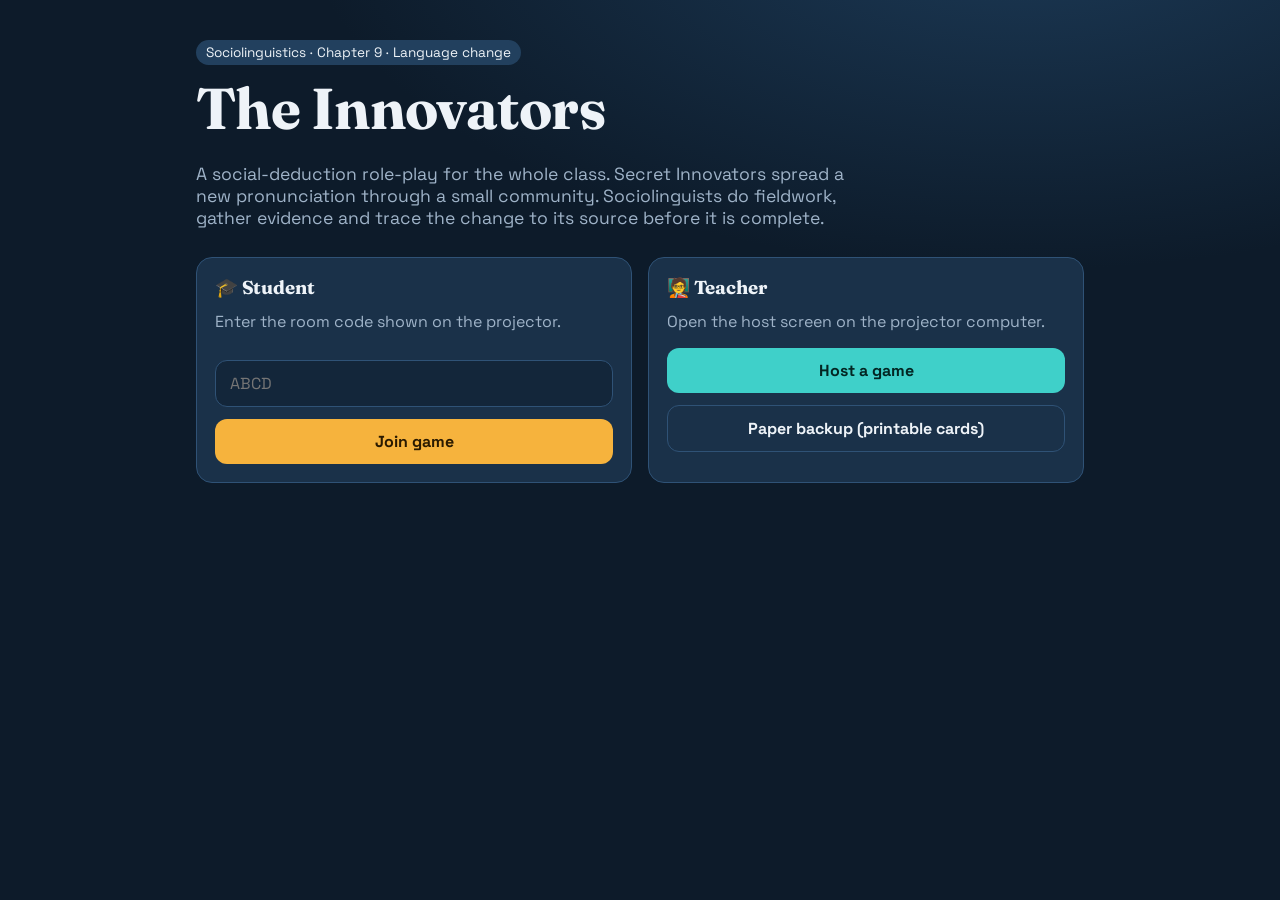
<file: index.html>
<!doctype html><html lang="en"><head><meta charset="utf-8"><meta name="viewport" content="width=device-width, initial-scale=1">
<link rel="preconnect" href="https://fonts.googleapis.com"><link rel="preconnect" href="https://fonts.gstatic.com" crossorigin>
<link href="https://fonts.googleapis.com/css2?family=Fraunces:opsz,wght@9..144,700&family=Space+Grotesk:wght@400;500;600;700&display=swap" rel="stylesheet">
<link rel="stylesheet" href="css/style.css">
<link rel="icon" href="data:image/svg+xml,<svg xmlns=%22http://www.w3.org/2000/svg%22 viewBox=%220 0 100 100%22><text y=%22.9em%22 font-size=%2290%22>🗣️</text></svg>">
<title>The Innovators</title>
</head><body>
<div class="landing">
  <div class="hero">
    <div class="pill" style="margin-bottom:14px">Sociolinguistics · Chapter 9 · Language change</div>
    <h1>The Innovators</h1>
    <p>A social-deduction role-play for the whole class. Secret Innovators spread a new pronunciation through a small community. Sociolinguists do fieldwork, gather evidence and trace the change to its source before it is complete.</p>
  </div>
  <div class="choice">
    <div class="card stack">
      <h3>🎓 Student</h3>
      <p class="muted">Enter the room code shown on the projector.</p>
      <input id="code" maxlength="4" placeholder="ABCD" autocapitalize="characters" autocomplete="off">
      <button class="btn block" id="join">Join game</button>
    </div>
    <div class="card stack">
      <h3>🧑‍🏫 Teacher</h3>
      <p class="muted">Open the host screen on the projector computer.</p>
      <a class="btn teal block" href="host.html" style="text-align:center;text-decoration:none">Host a game</a>
      <a class="btn ghost block" href="printable.html" style="text-align:center;text-decoration:none">Paper backup (printable cards)</a>
    </div>
  </div>
</div>
<script>
  const go = () => { const c = document.getElementById('code').value.toUpperCase().trim(); if (c.length === 4) location.href = 'play.html?code=' + c; };
  document.getElementById('join').onclick = go;
  document.getElementById('code').addEventListener('keydown', e => { if (e.key === 'Enter') go(); });
</script>
</body></html>
</file>
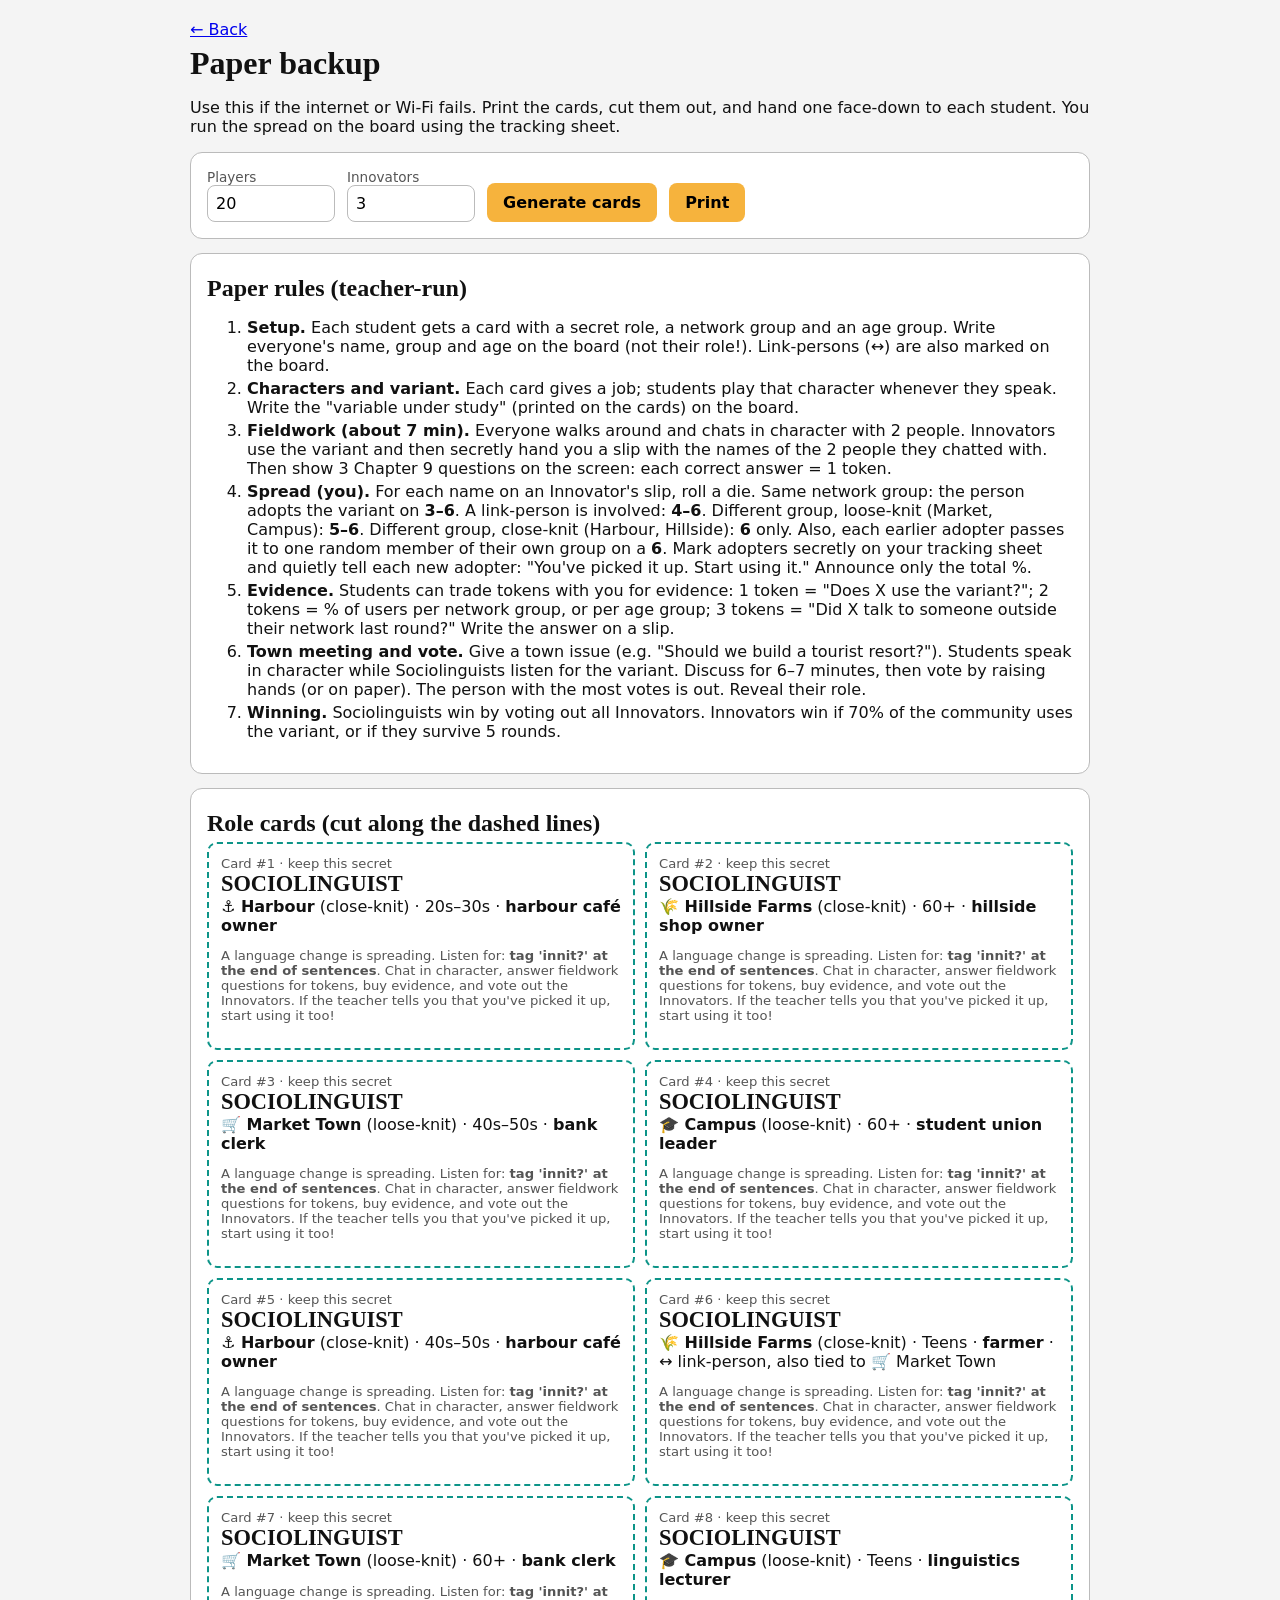
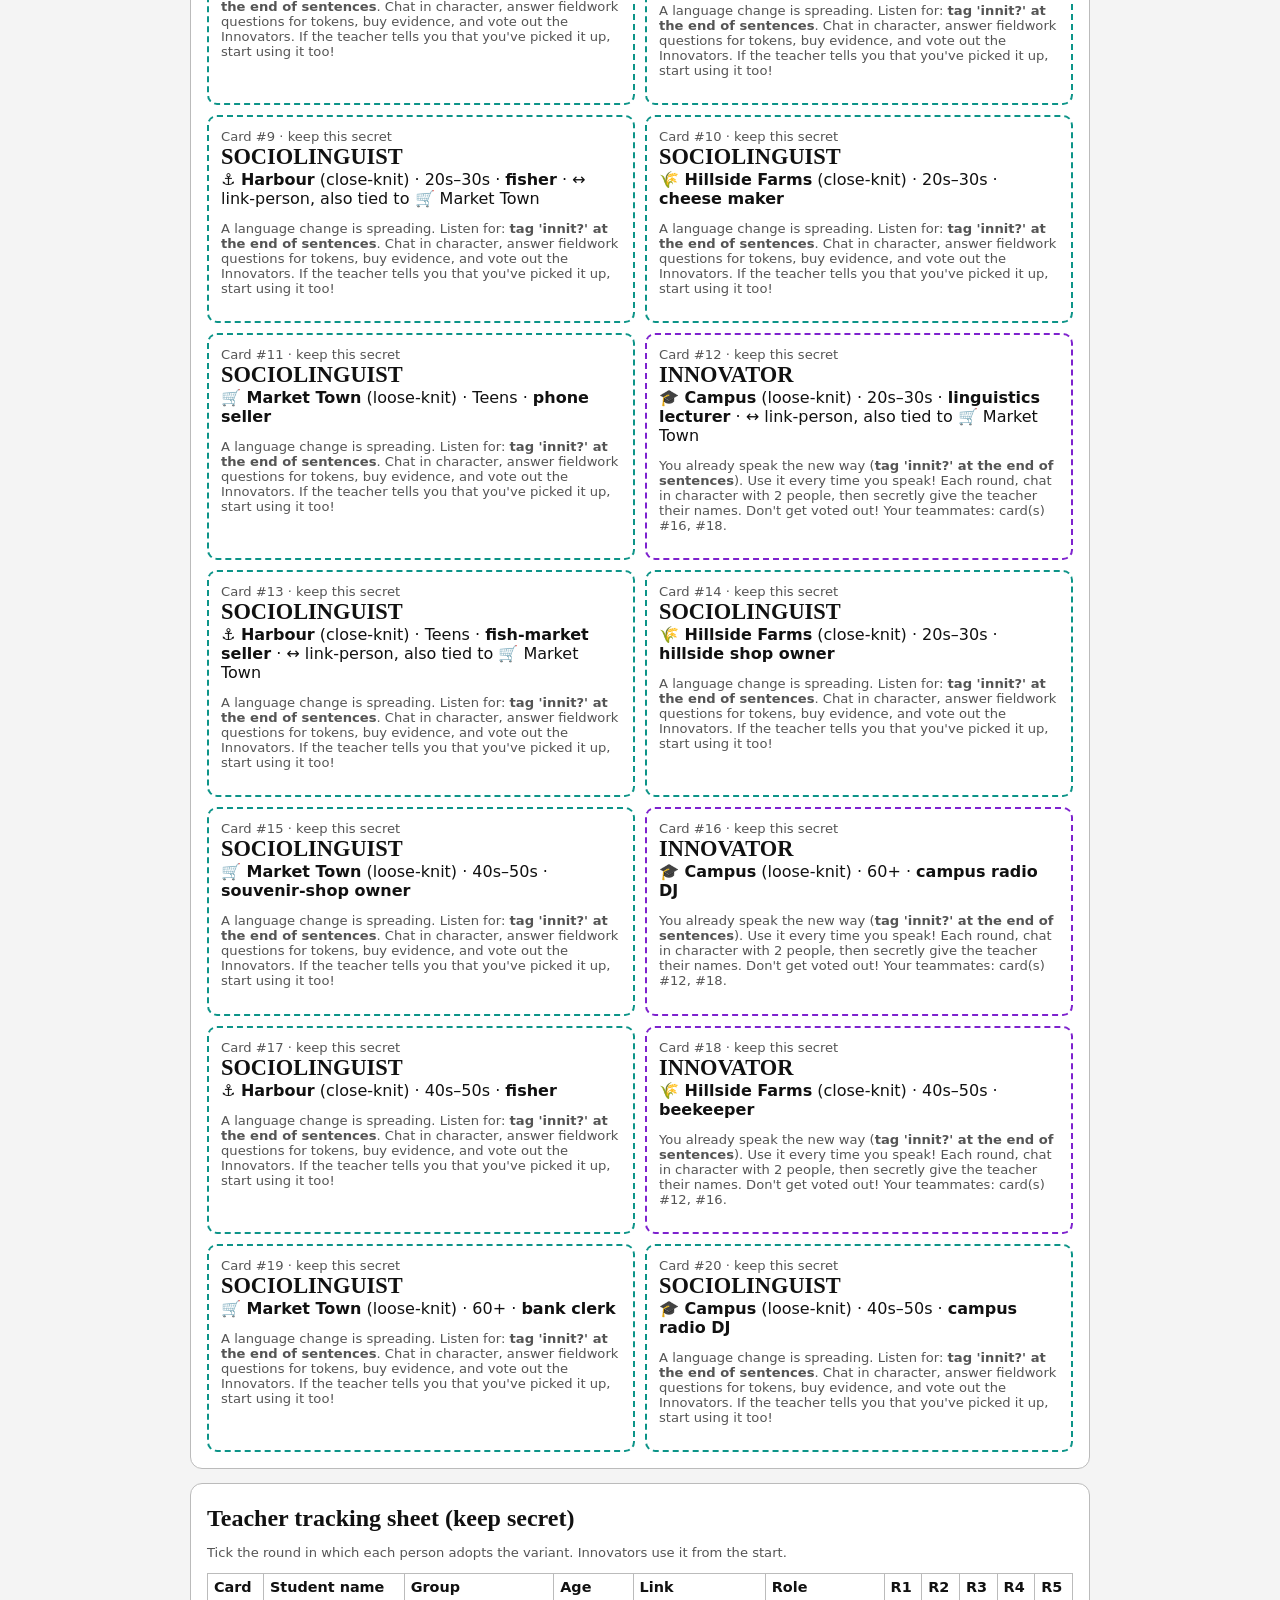
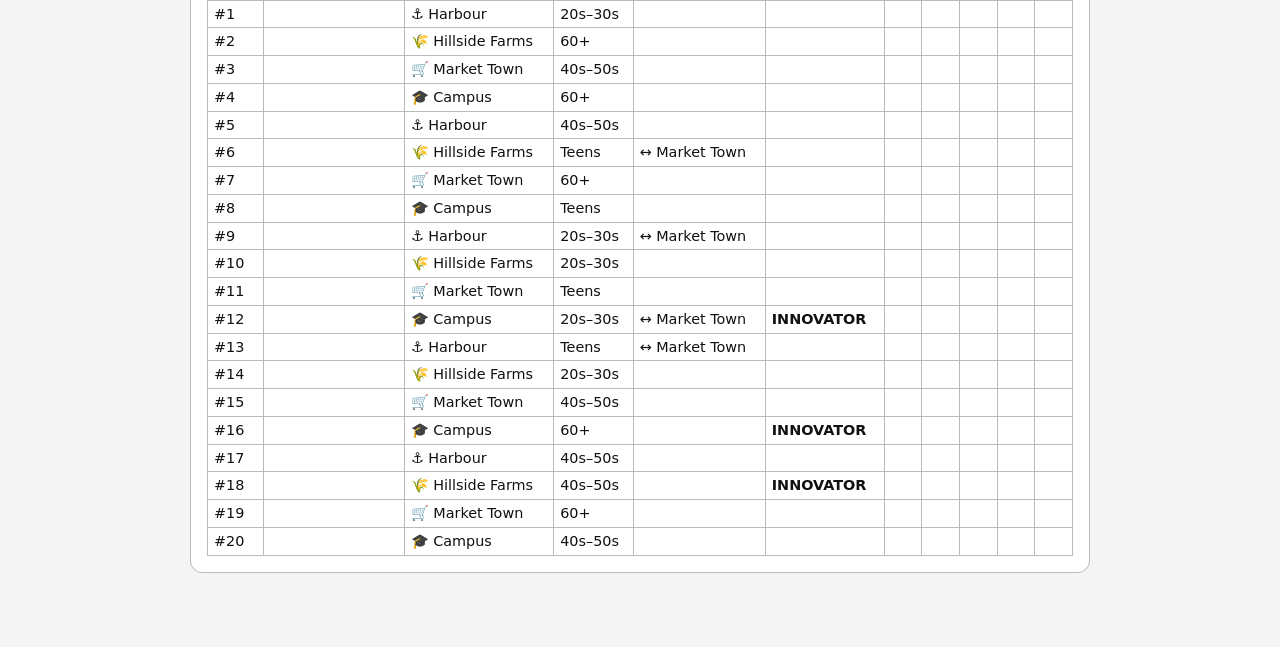
<file: printable.html>
<!doctype html><html lang="en"><head>
<meta charset="utf-8"><meta name="viewport" content="width=device-width, initial-scale=1">
<title>The Innovators: Paper Backup</title>
<style>
  :root { --ink:#111; --muted:#555; --line:#bbb; }
  body { font-family: system-ui, -apple-system, "Segoe UI", sans-serif; color: var(--ink); background:#f4f4f4; margin:0; }
  .wrap { max-width: 900px; margin: 0 auto; padding: 20px 16px 60px; }
  h1, h2 { font-family: Georgia, serif; margin: .2em 0; }
  .panel { background:#fff; border:1px solid var(--line); border-radius:12px; padding:16px; margin:14px 0; }
  .row { display:flex; gap:12px; flex-wrap:wrap; align-items:end; }
  label { font-size:.85rem; color:var(--muted); display:block; }
  input { font:inherit; padding:8px; border:1px solid var(--line); border-radius:8px; width:110px; }
  button { font:inherit; padding:10px 16px; border:0; border-radius:8px; background:#f6b33d; font-weight:700; cursor:pointer; }
  .cards { display:grid; grid-template-columns: repeat(2, 1fr); gap:10px; }
  .card { background:#fff; border:2px dashed #888; border-radius:10px; padding:12px; break-inside: avoid; page-break-inside: avoid; min-height: 150px; }
  .card .role { font-family: Georgia, serif; font-size: 1.4rem; font-weight: 700; }
  .inn { border-color:#7e22ce; } .soc { border-color:#0d9488; }
  .small { font-size:.82rem; color:var(--muted); }
  table { width:100%; border-collapse:collapse; font-size:.9rem; }
  td, th { border:1px solid var(--line); padding:5px 6px; text-align:left; }
  ol li { margin: 4px 0; }
  .pb { page-break-before: always; }
  @media print { body { background:#fff; } .noprint { display:none; } .panel { border:0; padding:0; } }
  @media (max-width:600px) { .cards { grid-template-columns: 1fr; } }
</style>
</head><body><div class="wrap">
<div class="noprint">
  <a href="index.html">← Back</a>
  <h1>Paper backup</h1>
  <p>Use this if the internet or Wi-Fi fails. Print the cards, cut them out, and hand one face-down to each student. You run the spread on the board using the tracking sheet.</p>
  <div class="panel row">
    <div><label>Players</label><input id="n" type="number" value="20" min="4" max="40"></div>
    <div><label>Innovators</label><input id="k" type="number" value="3" min="1" max="6"></div>
    <button id="gen">Generate cards</button>
    <button id="print" onclick="window.print()">Print</button>
  </div>
</div>

<div class="panel">
  <h2>Paper rules (teacher-run)</h2>
  <ol>
    <li><b>Setup.</b> Each student gets a card with a secret role, a network group and an age group. Write everyone's name, group and age on the board (not their role!). Link-persons (↔) are also marked on the board.</li>
    <li><b>Characters and variant.</b> Each card gives a job; students play that character whenever they speak. Write the "variable under study" (printed on the cards) on the board.</li>
    <li><b>Fieldwork (about 7 min).</b> Everyone walks around and chats in character with 2 people. Innovators use the variant and then secretly hand you a slip with the names of the 2 people they chatted with. Then show 3 Chapter 9 questions on the screen: each correct answer = 1 token.</li>
    <li><b>Spread (you).</b> For each name on an Innovator's slip, roll a die. Same network group: the person adopts the variant on <b>3–6</b>. A link-person is involved: <b>4–6</b>. Different group, loose-knit (Market, Campus): <b>5–6</b>. Different group, close-knit (Harbour, Hillside): <b>6</b> only. Also, each earlier adopter passes it to one random member of their own group on a <b>6</b>. Mark adopters secretly on your tracking sheet and quietly tell each new adopter: "You've picked it up. Start using it." Announce only the total %.</li>
    <li><b>Evidence.</b> Students can trade tokens with you for evidence: 1 token = "Does X use the variant?"; 2 tokens = % of users per network group, or per age group; 3 tokens = "Did X talk to someone outside their network last round?" Write the answer on a slip.</li>
    <li><b>Town meeting and vote.</b> Give a town issue (e.g. "Should we build a tourist resort?"). Students speak in character while Sociolinguists listen for the variant. Discuss for 6–7 minutes, then vote by raising hands (or on paper). The person with the most votes is out. Reveal their role.</li>
    <li><b>Winning.</b> Sociolinguists win by voting out all Innovators. Innovators win if 70% of the community uses the variant, or if they survive 5 rounds.</li>
  </ol>
</div>

<div id="out"></div>
</div>
<script>
const GROUPS = [["Harbour","⚓","close-knit"],["Hillside Farms","🌾","close-knit"],["Market Town","🛒","loose-knit"],["Campus","🎓","loose-knit"]];
const AGES = ["Teens","20s–30s","40s–50s","60+"];
const JOBS = {"Harbour":["fisher","harbour café owner","boat repairer","ferry deckhand","fish-market seller"],"Hillside Farms":["farmer","cheese maker","village teacher","hillside shop owner","beekeeper"],"Market Town":["phone seller","food-stall owner","bus driver","bank clerk","souvenir-shop owner"],"Campus":["first-year student","linguistics lecturer","campus radio DJ","student union leader","library assistant"]};
const VARIANTS = ["th-fronting: say 'fink' for think, 'free' for three", "new slang: 'glim' = really good", "tag 'innit?' at the end of sentences", "'this is me: ...' to report what you said", "uptalk: your voice rises at the end of statements"];
const VARIANT = VARIANTS[Math.floor(Math.random() * VARIANTS.length)];
const shuffle = a => { a = a.slice(); for (let i = a.length - 1; i > 0; i--) { const j = Math.floor(Math.random() * (i + 1)); [a[i], a[j]] = [a[j], a[i]]; } return a; };
function gen() {
  const n = Math.max(4, Math.min(40, +document.getElementById('n').value || 20));
  const k = Math.max(1, Math.min(Math.floor(n / 3), +document.getElementById('k').value || 3));
  const ids = shuffle([...Array(n).keys()]);
  const people = ids.map((_, i) => ({ no: i + 1, group: GROUPS[i % 4], age: AGES[Math.floor(Math.random() * 4)], link: null, inn: false }));
  shuffle(people).slice(0, Math.max(1, Math.round(n * .2))).forEach(p => { const o = GROUPS.filter(g => g !== p.group); p.link = o[Math.floor(Math.random() * o.length)]; });
  shuffle(people).slice(0, k).forEach(p => p.inn = true);
  const card = p => `<div class="card ${p.inn ? 'inn' : 'soc'}">
    <div class="small">Card #${p.no} · keep this secret</div>
    <div class="role">${p.inn ? 'INNOVATOR' : 'SOCIOLINGUIST'}</div>
    <div><b>${p.group[1]} ${p.group[0]}</b> (${p.group[2]}) · ${p.age} · <b>${JOBS[p.group[0]][Math.floor(Math.random() * 5)]}</b>${p.link ? ` · ↔ link-person, also tied to ${p.group === p.link ? '' : p.link[1] + ' ' + p.link[0]}` : ''}</div>
    <p class="small">${p.inn
      ? `You already speak the new way (<b>${VARIANT}</b>). Use it every time you speak! Each round, chat in character with 2 people, then secretly give the teacher their names. Don't get voted out! Your teammates: card(s) ${people.filter(x => x.inn && x !== p).map(x => '#' + x.no).join(', ') || 'none'}.`
      : `A language change is spreading. Listen for: <b>${VARIANT}</b>. Chat in character, answer fieldwork questions for tokens, buy evidence, and vote out the Innovators. If the teacher tells you that you've picked it up, start using it too!`}</p>
  </div>`;
  const rows = people.map(p => `<tr><td>#${p.no}</td><td></td><td>${p.group[1]} ${p.group[0]}</td><td>${p.age}</td><td>${p.link ? '↔ ' + p.link[0] : ''}</td><td>${p.inn ? '<b>INNOVATOR</b>' : ''}</td><td></td><td></td><td></td><td></td><td></td></tr>`).join('');
  document.getElementById('out').innerHTML = `
    <div class="panel"><h2>Role cards (cut along the dashed lines)</h2><div class="cards">${people.map(card).join('')}</div></div>
    <div class="panel pb"><h2>Teacher tracking sheet (keep secret)</h2>
      <p class="small">Tick the round in which each person adopts the variant. Innovators use it from the start.</p>
      <table><tr><th>Card</th><th>Student name</th><th>Group</th><th>Age</th><th>Link</th><th>Role</th><th>R1</th><th>R2</th><th>R3</th><th>R4</th><th>R5</th></tr>${rows}</table></div>`;
}
document.getElementById('gen').onclick = gen; gen();
</script>
</body></html>
</file>
<file: css/style.css>
:root {
  --bg: #0d1b2a;
  --bg2: #13263a;
  --card: #1a3149;
  --card2: #22405e;
  --line: #2f5276;
  --ink: #eef3f8;
  --muted: #9fb3c8;
  --amber: #f6b33d;
  --amber-ink: #2a1a00;
  --teal: #3fd0c9;
  --red: #ff6b6b;
  --green: #5ee08f;
  --violet: #b69cff;
  --radius: 16px;
  --font: "Space Grotesk", system-ui, -apple-system, "Segoe UI", sans-serif;
  --display: "Fraunces", Georgia, serif;
}
* { box-sizing: border-box; }
html, body { margin: 0; background: var(--bg); color: var(--ink); font-family: var(--font); }
body { min-height: 100vh; background: radial-gradient(1200px 600px at 80% -10%, #1c3a57 0%, transparent 60%), var(--bg); }
h1, h2, h3 { font-family: var(--display); font-weight: 700; margin: 0 0 .4em; letter-spacing: -.01em; }
a { color: var(--teal); }
button { font: inherit; cursor: pointer; }
.hidden { display: none !important; }
.muted { color: var(--muted); }
.small { font-size: .85em; }
.center { text-align: center; }
.row { display: flex; gap: 12px; align-items: center; flex-wrap: wrap; }
.spread { justify-content: space-between; }
.stack > * + * { margin-top: 12px; }

.btn { border: 0; border-radius: 12px; padding: 12px 18px; background: var(--amber); color: var(--amber-ink); font-weight: 700; font-size: 1rem; transition: transform .08s, filter .15s; }
.btn:hover { filter: brightness(1.08); }
.btn:active { transform: scale(.98); }
.btn:disabled { opacity: .45; cursor: not-allowed; }
.btn.ghost { background: transparent; color: var(--ink); border: 1.5px solid var(--line); }
.btn.teal { background: var(--teal); color: #032623; }
.btn.red { background: var(--red); color: #2b0000; }
.btn.block { width: 100%; display: block; }
.btn.sm { padding: 8px 12px; font-size: .9rem; border-radius: 10px; }

input, select { font: inherit; background: var(--bg2); color: var(--ink); border: 1.5px solid var(--line); border-radius: 12px; padding: 12px 14px; width: 100%; }
input:focus, select:focus { outline: 2px solid var(--teal); outline-offset: 1px; }
label { display: block; font-size: .9rem; color: var(--muted); margin-bottom: 6px; }

.card { background: var(--card); border: 1px solid var(--line); border-radius: var(--radius); padding: 18px; }
.pill { display: inline-flex; align-items: center; gap: 6px; padding: 4px 10px; border-radius: 999px; background: var(--card2); font-size: .85rem; }
.pill.amber { background: var(--amber); color: var(--amber-ink); font-weight: 700; }
.pill.teal { background: var(--teal); color: #032623; font-weight: 700; }
.pill.red { background: var(--red); color: #2b0000; font-weight: 700; }
.pill.violet { background: var(--violet); color: #1a0c3d; font-weight: 700; }
.demo-banner { background: #3b2a00; color: #ffd98a; padding: 8px 16px; font-size: .9rem; text-align: center; }

/* Avatar: a speech bubble with initials (original design) */
.av { --c: #888; position: relative; width: 44px; height: 38px; border-radius: 14px 14px 14px 4px; background: var(--c); color: #fff; display: inline-flex; align-items: center; justify-content: center; font-weight: 700; font-size: .95rem; text-shadow: 0 1px 2px rgba(0,0,0,.35); flex: none; }
.av.lg { width: 72px; height: 62px; font-size: 1.5rem; border-radius: 22px 22px 22px 6px; }
.av.out { filter: grayscale(1); opacity: .35; }
.av .dot { position: absolute; right: -4px; top: -4px; width: 14px; height: 14px; border-radius: 50%; background: var(--amber); border: 2px solid var(--bg); }

/* ---------- index ---------- */
.landing { max-width: 920px; margin: 0 auto; padding: 40px 16px 64px; }
.landing .hero h1 { font-size: clamp(2.2rem, 6vw, 3.6rem); line-height: 1.05; }
.landing .hero p { font-size: 1.1rem; color: var(--muted); max-width: 60ch; }
.choice { display: grid; grid-template-columns: repeat(auto-fit, minmax(260px, 1fr)); gap: 16px; margin-top: 28px; }

/* ---------- player (phone) ---------- */
.phone { max-width: 520px; margin: 0 auto; padding: 0 16px 90px; }
.ptop { position: sticky; top: 0; z-index: 5; background: rgba(13,27,42,.94); backdrop-filter: blur(6px); padding: 10px 0; display: flex; align-items: center; gap: 10px; border-bottom: 1px solid var(--line); margin-bottom: 14px; }
.ptop .name { font-weight: 700; }
.ptop .grow { flex: 1; min-width: 0; }
.timer { font-variant-numeric: tabular-nums; font-weight: 700; font-size: 1.1rem; }
.timer.low { color: var(--red); }
.rolecard { text-align: center; padding: 28px 18px; border-radius: 22px; position: relative; overflow: hidden; }
.rolecard.innovator { background: linear-gradient(160deg, #4a1d6e, #2a1240); border: 2px solid var(--violet); }
.rolecard.sociolinguist { background: linear-gradient(160deg, #0f4a52, #0b2e36); border: 2px solid var(--teal); }
.rolecard .big { font-family: var(--display); font-size: 2rem; margin: 6px 0; }
.cover { background: var(--card2); border: 2px dashed var(--line); border-radius: 22px; padding: 40px 18px; text-align: center; cursor: pointer; }
.tabs { display: flex; gap: 6px; background: var(--bg2); padding: 5px; border-radius: 14px; margin-bottom: 14px; }
.tabs button { flex: 1; border: 0; background: transparent; color: var(--muted); padding: 10px 6px; border-radius: 10px; font-weight: 700; font-size: .92rem; }
.tabs button.on { background: var(--card2); color: var(--ink); }
.q { font-size: 1.08rem; font-weight: 600; line-height: 1.35; }
.opts { display: grid; gap: 8px; margin-top: 12px; }
.opt { text-align: left; background: var(--bg2); color: var(--ink); border: 1.5px solid var(--line); border-radius: 12px; padding: 12px 14px; font-size: 1rem; }
.opt.right { border-color: var(--green); background: #12402a; }
.opt.wrong { border-color: var(--red); background: #4a1a1a; }
.feedback { margin-top: 10px; padding: 10px 12px; border-radius: 10px; background: var(--bg2); font-size: .95rem; }
.tokens { display: inline-flex; align-items: center; gap: 6px; font-weight: 700; color: var(--amber); }
.plist { display: grid; gap: 8px; }
.prow { display: flex; align-items: center; gap: 10px; background: var(--bg2); border: 1.5px solid var(--line); border-radius: 12px; padding: 8px 10px; width: 100%; color: var(--ink); text-align: left; }
.prow.sel { border-color: var(--amber); background: #3a2c0c; }
.prow .grow { flex: 1; min-width: 0; }
.prow .meta { font-size: .8rem; color: var(--muted); }
.chance { font-size: .75rem; font-weight: 700; padding: 3px 8px; border-radius: 999px; }
.chance.hi { background: var(--green); color: #052b14; }
.chance.mid { background: var(--amber); color: var(--amber-ink); }
.chance.lo { background: var(--red); color: #2b0000; }
.note { border-left: 3px solid var(--teal); padding: 8px 12px; background: var(--bg2); border-radius: 0 10px 10px 0; font-size: .95rem; }
.note.inn { border-color: var(--violet); }

/* ---------- host (projector) ---------- */
.host { padding: 18px 24px 24px; min-height: 100vh; display: flex; flex-direction: column; gap: 16px; }
.hbar { display: flex; align-items: center; gap: 18px; flex-wrap: wrap; }
.hbar .title { font-family: var(--display); font-size: 1.6rem; font-weight: 700; }
.hbar .phase { font-size: 1.3rem; font-weight: 700; color: var(--amber); }
.hbar .htimer { font-size: 2.6rem; font-weight: 700; font-variant-numeric: tabular-nums; margin-left: auto; }
.hbar .htimer.low { color: var(--red); }
.hgrid { display: grid; grid-template-columns: minmax(0, 1.6fr) minmax(320px, 1fr); gap: 16px; flex: 1; }
@media (max-width: 1000px) { .hgrid { grid-template-columns: 1fr; } }
.map { display: grid; grid-template-columns: repeat(4, minmax(0, 1fr)); gap: 12px; }
@media (max-width: 700px) { .map { grid-template-columns: repeat(2, minmax(0, 1fr)); } }
.region { background: var(--card); border: 1px solid var(--line); border-radius: var(--radius); padding: 12px; min-height: 200px; }
.region h3 { font-size: 1.05rem; margin: 0; }
.region .kn { font-size: .75rem; color: var(--muted); margin-bottom: 10px; }
.member { display: flex; align-items: center; gap: 8px; padding: 5px 0; }
.member .nm { font-weight: 600; font-size: .95rem; white-space: nowrap; overflow: hidden; text-overflow: ellipsis; }
.member .ag { font-size: .72rem; color: var(--muted); }
.member.out .nm { text-decoration: line-through; color: var(--muted); }
.linkbadge { font-size: .7rem; background: var(--card2); border: 1px solid var(--teal); color: var(--teal); padding: 1px 6px; border-radius: 999px; white-space: nowrap; }
.meter { height: 26px; background: var(--bg2); border-radius: 999px; overflow: hidden; position: relative; border: 1px solid var(--line); }
.meter > i { display: block; height: 100%; background: linear-gradient(90deg, #8b5cf6, #d946ef); transition: width .8s; }
.meter.research > i { background: linear-gradient(90deg, #14b8a6, #5ee08f); }
.meter .mark { position: absolute; top: -3px; bottom: -3px; width: 3px; background: var(--amber); }
.big-msg { font-family: var(--display); font-size: clamp(1.6rem, 3vw, 2.4rem); line-height: 1.15; }
.joinbox { display: grid; grid-template-columns: auto 1fr; gap: 24px; align-items: center; }
.joincode { font-family: var(--display); font-size: clamp(3rem, 9vw, 6rem); letter-spacing: .12em; color: var(--amber); line-height: 1; }
#qr { background: #fff; padding: 10px; border-radius: 12px; width: 200px; height: 200px; }
#qr img, #qr canvas { width: 180px !important; height: 180px !important; }
.chips { display: flex; flex-wrap: wrap; gap: 10px; }
.chip { display: flex; align-items: center; gap: 8px; background: var(--card); border: 1px solid var(--line); padding: 6px 12px 6px 6px; border-radius: 999px; font-weight: 600; }
.chip button { background: none; border: 0; color: var(--muted); font-size: 1rem; padding: 0 2px; }
.tally { display: grid; gap: 8px; }
.tally .t { display: grid; grid-template-columns: 160px 1fr 40px; align-items: center; gap: 10px; }
.tally .bar { height: 18px; border-radius: 6px; background: var(--amber); }
.settings { display: grid; grid-template-columns: repeat(auto-fit, minmax(150px, 1fr)); gap: 10px; }
table.bd { width: 100%; border-collapse: collapse; font-size: .95rem; }
table.bd td, table.bd th { padding: 6px 8px; border-bottom: 1px solid var(--line); text-align: left; }
.tip { border: 1px dashed var(--line); border-radius: 12px; padding: 12px 14px; color: var(--muted); }
.tip b { color: var(--ink); }
.winner { text-align: center; padding: 24px; border-radius: 22px; }
.winner.soc { background: linear-gradient(160deg, #0f4a52, #0b2e36); border: 2px solid var(--teal); }
.winner.inn { background: linear-gradient(160deg, #4a1d6e, #2a1240); border: 2px solid var(--violet); }
.flow { display: grid; gap: 6px; font-size: .95rem; }
.flow .via { font-size: .75rem; padding: 2px 8px; border-radius: 999px; background: var(--card2); }

/* ---------- printable ---------- */
@media print {
  body { background: #fff; color: #000; }
  .noprint { display: none !important; }
}

/* ---------- island movement ---------- */
.joywrap { display: flex; align-items: center; gap: 16px; margin-top: 12px; }
.joy { width: 128px; height: 128px; border-radius: 50%; background: radial-gradient(circle, #22405e 0%, #13263a 70%); border: 2px solid var(--line); position: relative; touch-action: none; flex: none; user-select: none; -webkit-user-select: none; }
.joy .knob { position: absolute; left: 50%; top: 50%; width: 52px; height: 52px; margin: -26px 0 0 -26px; border-radius: 50%; background: var(--amber); box-shadow: 0 4px 12px rgba(0,0,0,.4); transition: transform .05s; pointer-events: none; }
.toast { position: fixed; left: 50%; bottom: 20px; transform: translate(-50%, 140%); width: min(92vw, 480px); background: #3a2c0c; color: var(--ink); border: 2px solid var(--amber); border-radius: 14px; padding: 14px 16px; font-size: 1rem; z-index: 50; transition: transform .25s; box-shadow: 0 10px 30px rgba(0,0,0,.5); }
.toast.show { transform: translate(-50%, 0); }

/* ---------- full-screen game mode on phones (fieldwork) ---------- */
body.gamemode { overflow: hidden; overscroll-behavior: none; }
body.gamemode .demo-banner { display: none; }
.gs { position: fixed; inset: 0; height: 100vh; height: 100dvh; display: flex; flex-direction: column; background: var(--bg); }
.gs-hud { display: flex; align-items: center; gap: 8px; padding: 8px 10px; background: rgba(13,27,42,.97); border-bottom: 1px solid var(--line); flex: none; }
.gs-hud .av { width: 36px; height: 32px; font-size: .8rem; }
.gs-hud .grow { flex: 1; min-width: 0; }
.gs-hud .name { font-weight: 700; font-size: .95rem; white-space: nowrap; overflow: hidden; text-overflow: ellipsis; }
.hudpill { font-weight: 700; font-size: .9rem; white-space: nowrap; }
.gs-map { flex: 1; position: relative; min-height: 0; overflow: hidden; }
.gs-canvas { position: absolute; inset: 0; }
.varchip { position: absolute; top: 8px; left: 8px; max-width: calc(100% - 16px); background: rgba(13,27,42,.88); color: var(--ink); border: 1.5px solid var(--teal); border-radius: 999px; padding: 6px 12px; font-size: .82rem; text-align: left; white-space: nowrap; overflow: hidden; text-overflow: ellipsis; z-index: 2; }
.varchip.say { border-color: var(--violet); }
.gs-controls { position: absolute; left: 0; right: 0; bottom: 0; display: flex; justify-content: space-between; align-items: flex-end; gap: 8px; padding: 10px; pointer-events: none; z-index: 2; }
.gs-controls > * { pointer-events: auto; }
.joy { width: 118px; height: 118px; border-radius: 50%; background: rgba(19,38,58,.72); border: 2px solid rgba(255,255,255,.25); position: relative; touch-action: none; user-select: none; -webkit-user-select: none; flex: none; }
.joy .knob { position: absolute; left: 50%; top: 50%; width: 50px; height: 50px; margin: -25px 0 0 -25px; border-radius: 50%; background: var(--amber); box-shadow: 0 4px 12px rgba(0,0,0,.4); pointer-events: none; }
.gs-actions { display: grid; grid-template-columns: 1fr 1fr; gap: 8px; width: min(240px, 58vw); }
.act { display: flex; flex-direction: column; align-items: center; justify-content: center; gap: 3px; min-height: 58px; border-radius: 16px; border: 2px solid var(--amber); background: rgba(58,44,12,.94); color: var(--ink); font-weight: 700; padding: 6px 4px; touch-action: manipulation; }
.act .ai { font-size: 1.35rem; line-height: 1; }
.act .al { font-size: .74rem; max-width: 100%; overflow: hidden; text-overflow: ellipsis; white-space: nowrap; }
.act:disabled { opacity: .45; border-color: var(--line); background: rgba(19,38,58,.85); }
.act.hot { background: var(--amber); color: var(--amber-ink); animation: pulse 1.2s infinite; }
@keyframes pulse { 0%,100% { box-shadow: 0 0 0 0 rgba(246,179,61,.6); } 50% { box-shadow: 0 0 0 8px rgba(246,179,61,0); } }
.gs-nav { display: grid; grid-template-columns: repeat(4, 1fr); background: var(--bg2); border-top: 1px solid var(--line); padding-bottom: env(safe-area-inset-bottom); flex: none; }
.gs-nav button { background: none; border: 0; color: var(--muted); padding: 7px 4px 8px; display: flex; flex-direction: column; align-items: center; gap: 2px; font-size: 1.2rem; }
.gs-nav button span { font-size: .72rem; font-weight: 700; }
.gs-nav button.on { color: var(--amber); }
.sheet { position: absolute; inset: 0; background: var(--bg); display: flex; flex-direction: column; z-index: 5; }
.sheet-head { display: flex; justify-content: space-between; align-items: center; padding: 10px 12px; border-bottom: 1px solid var(--line); flex: none; }
.sheet-body { flex: 1; overflow-y: auto; padding: 12px; -webkit-overflow-scrolling: touch; }
.fieldnote { background: var(--bg2); border: 1px solid var(--line); border-radius: 10px; padding: 10px 12px; margin: 8px 0 10px; font-size: .92rem; }
.fieldnote summary { cursor: pointer; color: var(--teal); }
.fieldnote p { margin: 8px 0 0; line-height: 1.45; }
body.gamemode .toast { top: 58px; bottom: auto; transform: translate(-50%, -220%); }
body.gamemode .toast.show { transform: translate(-50%, 0); }
</file>
